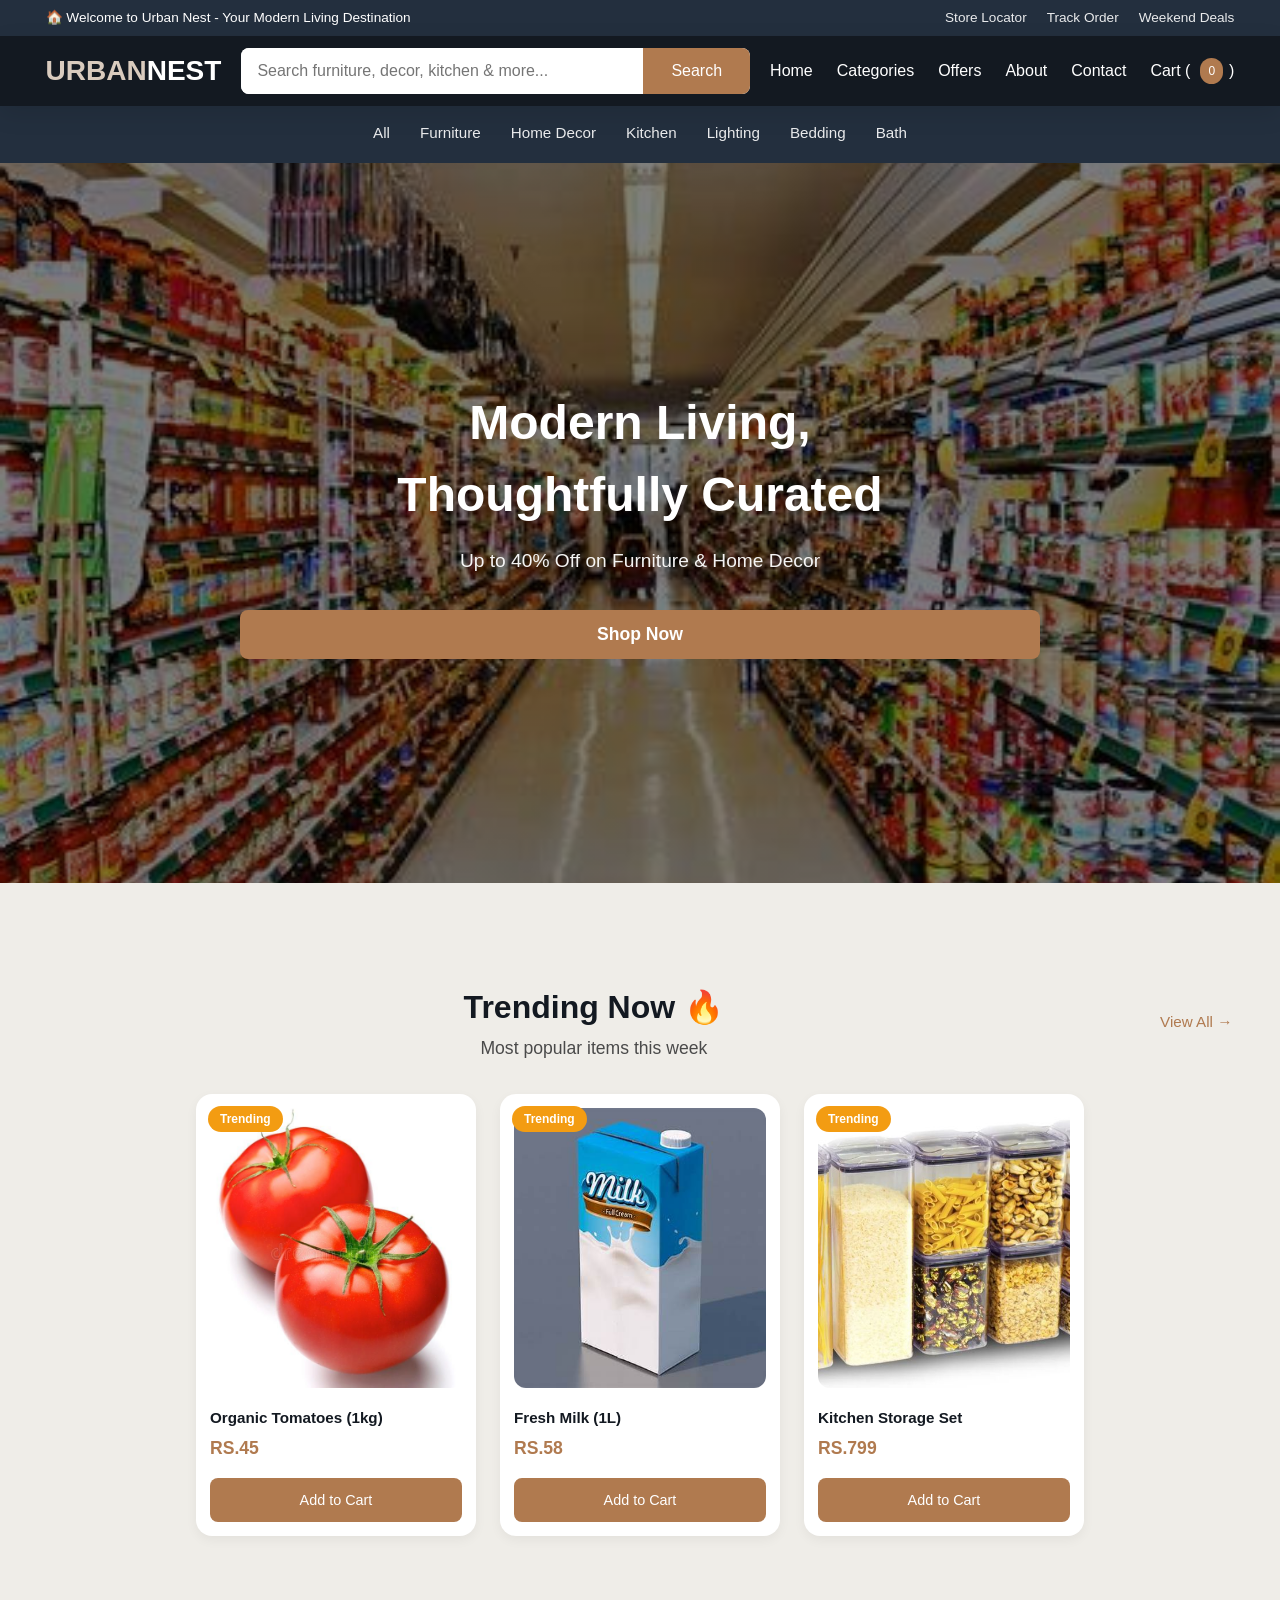
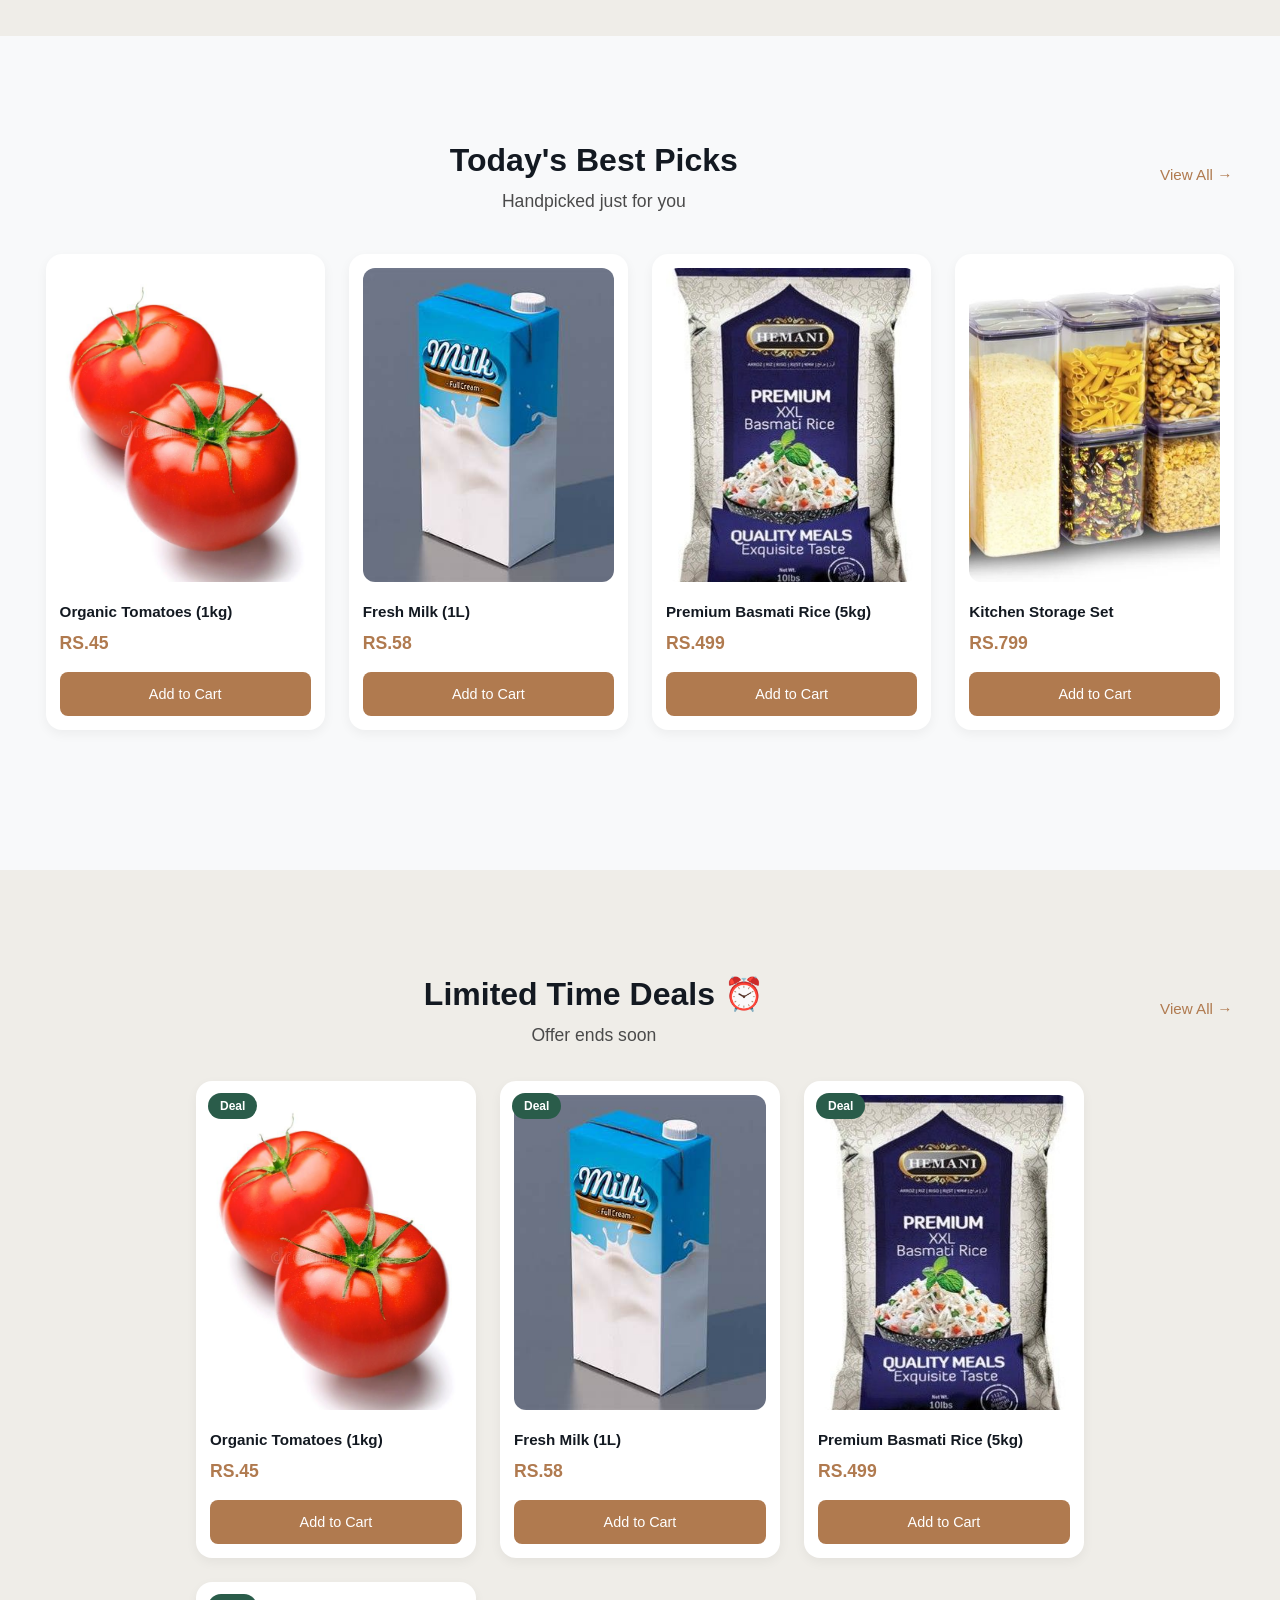
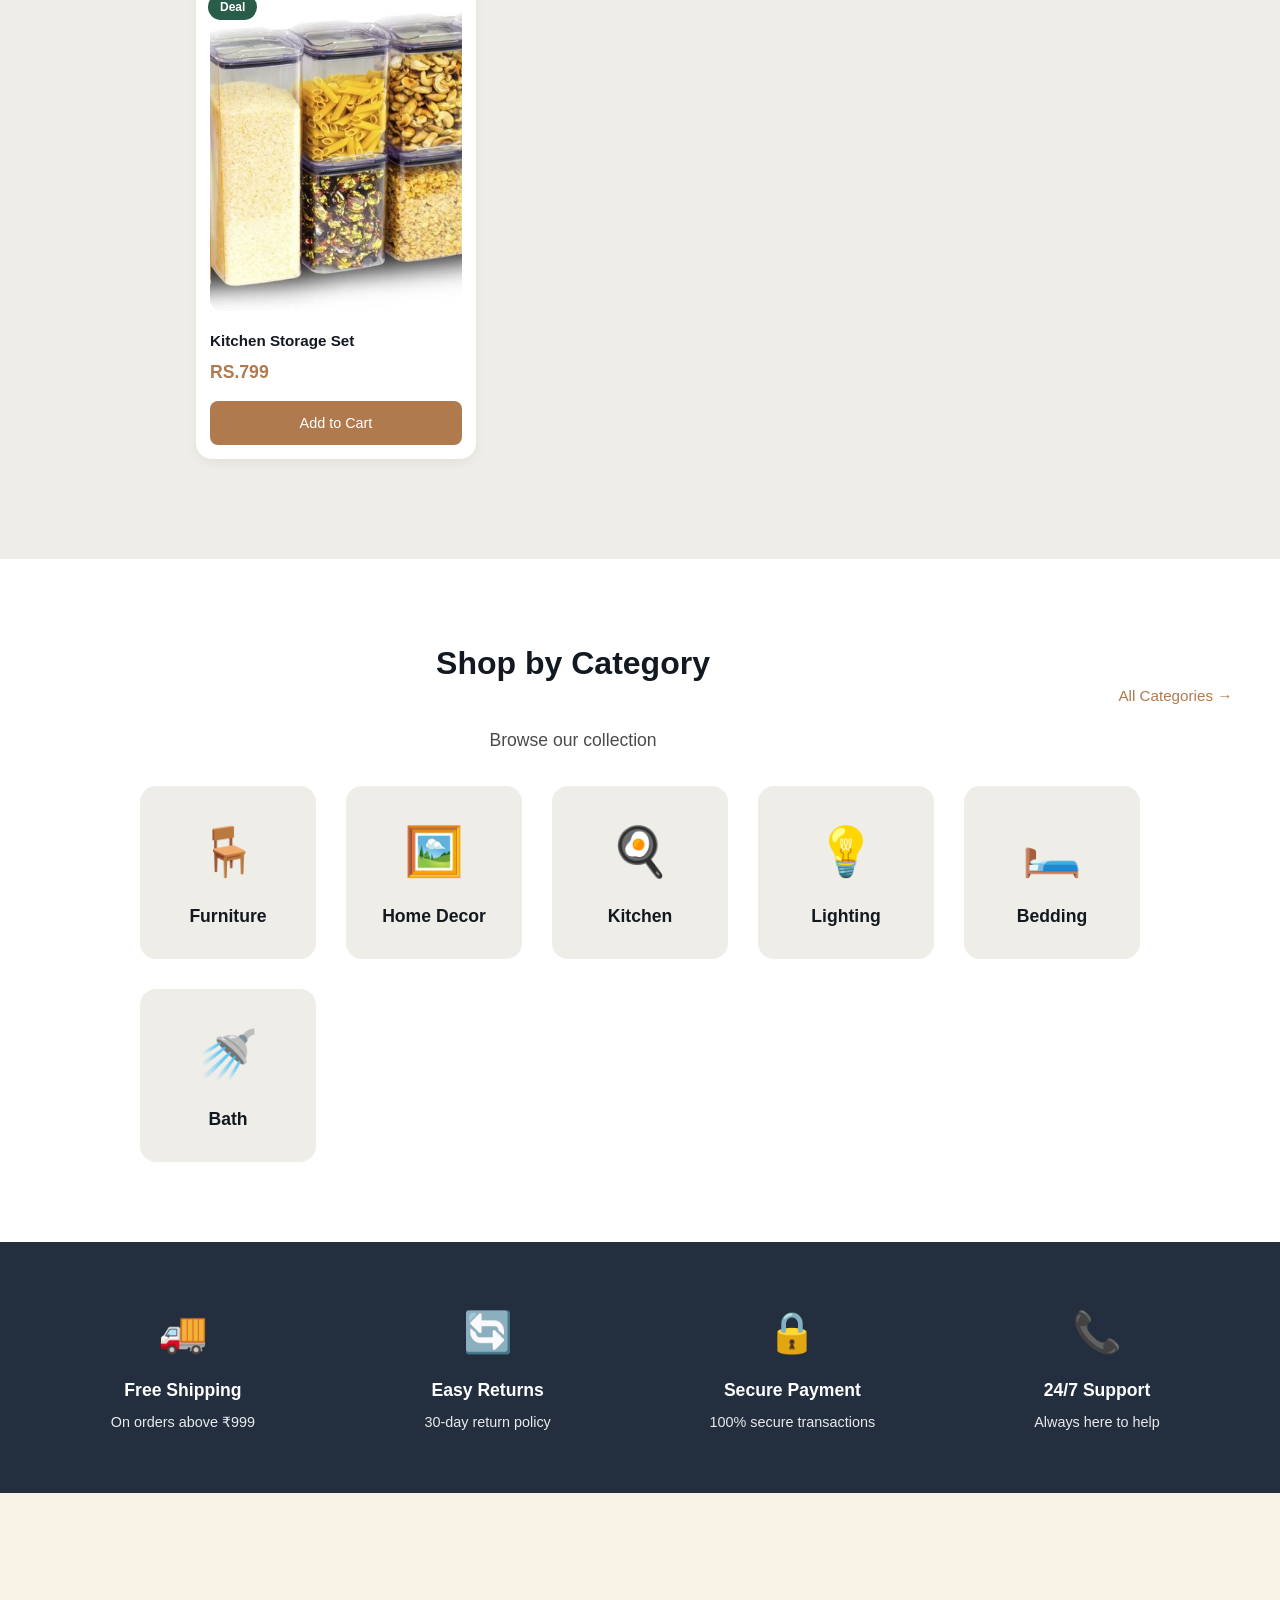
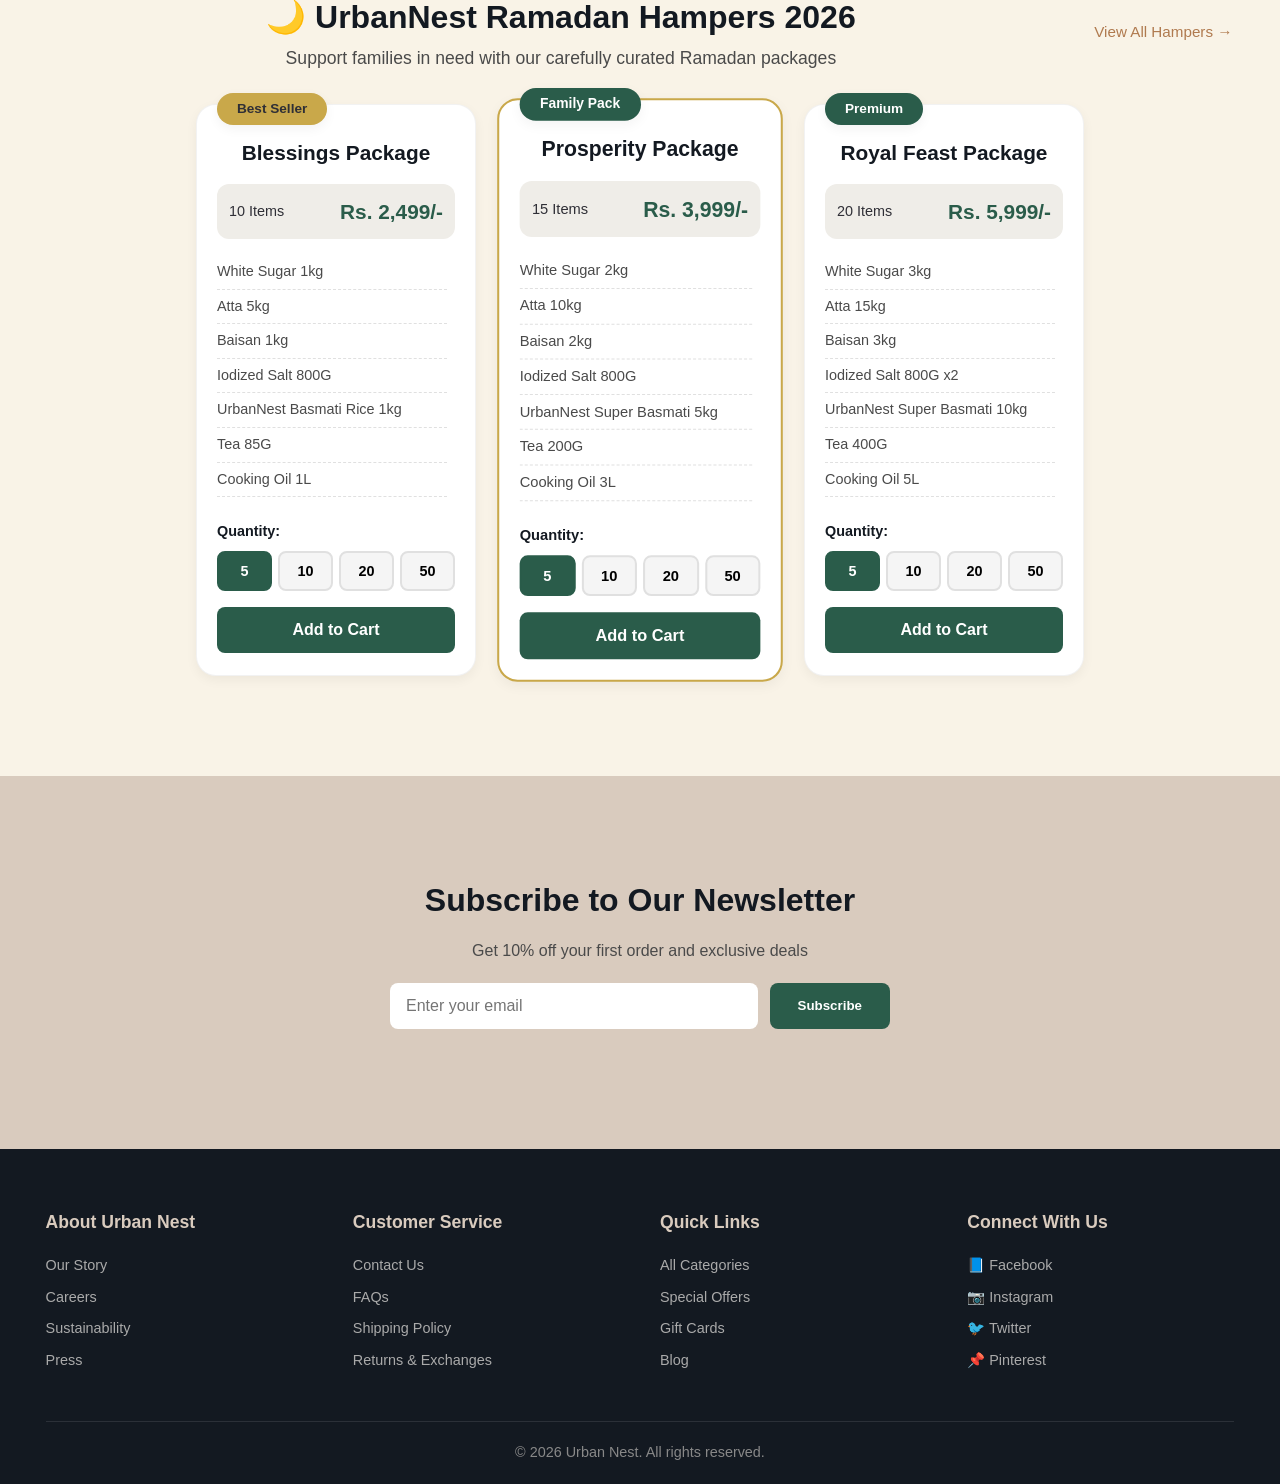
<file: index.html>
<!DOCTYPE html>
<html lang="en">
<head>
    <meta charset="UTF-8">
    <meta name="viewport" content="width=device-width, initial-scale=1.0">
    <title>Urban Nest - Modern Living Essentials</title>
    <link rel="stylesheet" href="style.css">
    <link href="https://fonts.googleapis.com/css2?family=Inter:wght@300;400;500;600;700&display=swap" rel="stylesheet">
</head>
<body>
    <!-- Top Bar -->
    <div class="topbar">
        <div class="container">
            <div class="topbar-inner">
                <span>🏠 Welcome to Urban Nest - Your Modern Living Destination</span>
                <div class="topbar-links">
                    <a href="#">Store Locator</a>
                    <a href="#">Track Order</a>
                    <a href="#">Weekend Deals</a>
                </div>
            </div>
        </div>
    </div>

    <!-- Navbar -->
    <header class="navbar">
        <div class="container">
            <div class="navbar-inner">
                <div class="logo">URBAN<span>NEST</span></div>
                <button class="nav-toggle">☰</button>
                <div class="search-bar">
                    <input type="text" placeholder="Search furniture, decor, kitchen & more...">
                    <button>Search</button>
                </div>
                <div class="nav-actions">
                    <a href="index.html">Home</a>
                    <a href="categories.html">Categories</a>
                    <a href="offers.html">Offers</a>
                    <a href="about.html">About</a>
                    <a href="contact.html">Contact</a>
                    <a href="cart.html">Cart (<span id="cartCount">0</span>)</a>
                </div>
            </div>
        </div>
    </header>

    <!-- Category Strip -->
    <div class="category-strip">
        <div class="container">
            <div class="categories">
                <a href="#" onclick="filterProductsByCategory('all')">All</a>
                <a href="#" onclick="filterProductsByCategory('furniture')">Furniture</a>
                <a href="#" onclick="filterProductsByCategory('decor')">Home Decor</a>
                <a href="#" onclick="filterProductsByCategory('kitchen')">Kitchen</a>
                <a href="#" onclick="filterProductsByCategory('lighting')">Lighting</a>
                <a href="#" onclick="filterProductsByCategory('bedding')">Bedding</a>
                <a href="#" onclick="filterProductsByCategory('bath')">Bath</a>
            </div>
        </div>
    </div>

    <!-- Hero Section -->
    <section class="hero">
        <div class="container">
            <div class="hero-content">
                <h1>Modern Living,<br>Thoughtfully Curated</h1>
                <p>Up to 40% Off on Furniture & Home Decor</p>
                <button class="btn-primary">Shop Now</button>
            </div>
        </div>
    </section>

    <!-- Trending Products Section -->
    <section class="section">
        <div class="container">
            <div class="section-header-with-link">  
                <div>
                    <h2>Trending Now 🔥</h2>
                    <h3 class="section-subtitle">Most popular items this week</h3>
                </div>
                <a href="categories.html?filter=trending" class="view-all-link">View All →</a> 
            </div>
            <div class="product-grid" id="trendingGrid"></div>
        </div>
    </section>

    <!-- Featured Products -->
    <section class="section light-bg">
        <div class="container">
            <div class="section-header-with-link">  
                <div>
                    <h2>Today's Best Picks</h2>
                    <h3 class="section-subtitle">Handpicked just for you</h3>
                </div>
                <a href="categories.html" class="view-all-link">View All →</a> 
            </div>
            <div class="product-grid" id="productGrid"></div>
        </div>
    </section>

    <!-- Limited Time Deals -->
    <section class="section">
        <div class="container">
            <div class="section-header-with-link">  
                <div>
                    <h2>Limited Time Deals ⏰</h2>
                    <h3 class="section-subtitle">Offer ends soon</h3>
                </div>
                <a href="categories.html?filter=deals" class="view-all-link">View All →</a> 
            </div>
            <div class="product-grid" id="dealsGrid"></div>
        </div>
    </section>

    <!-- Categories Showcase -->
    <section class="categories-showcase">
        <div class="container">
            <div class="section-header-with-link">
                <div>
                    <h2>Shop by Category</h2>
                    <h3 class="section-subtitle">Browse our collection</h3>
                </div>
                <a href="categories.html" class="view-all-link">All Categories →</a>
            </div>
            <div class="category-grid">
                <div class="category-card" onclick="filterProductsByCategory('furniture')">
                    <div class="category-icon">🪑</div>
                    <h3>Furniture</h3>
                </div>
                <div class="category-card" onclick="filterProductsByCategory('decor')">
                    <div class="category-icon">🖼️</div>
                    <h3>Home Decor</h3>
                </div>
                <div class="category-card" onclick="filterProductsByCategory('kitchen')">
                    <div class="category-icon">🍳</div>
                    <h3>Kitchen</h3>
                </div>
                <div class="category-card" onclick="filterProductsByCategory('lighting')">
                    <div class="category-icon">💡</div>
                    <h3>Lighting</h3>
                </div>
                <div class="category-card" onclick="filterProductsByCategory('bedding')">
                    <div class="category-icon">🛏️</div>
                    <h3>Bedding</h3>
                </div>
                <div class="category-card" onclick="filterProductsByCategory('bath')">
                    <div class="category-icon">🚿</div>
                    <h3>Bath</h3>
                </div>
            </div>
        </div>
    </section>

    <!-- Features -->
    <section class="features">
        <div class="container">
            <div class="features-grid">
                <div class="feature">
                    <div class="feature-icon">🚚</div>
                    <h4>Free Shipping</h4>
                    <p>On orders above ₹999</p>
                </div>
                <div class="feature">
                    <div class="feature-icon">🔄</div>
                    <h4>Easy Returns</h4>
                    <p>30-day return policy</p>
                </div>
                <div class="feature">
                    <div class="feature-icon">🔒</div>
                    <h4>Secure Payment</h4>
                    <p>100% secure transactions</p>
                </div>
                <div class="feature">
                    <div class="feature-icon">📞</div>
                    <h4>24/7 Support</h4>
                    <p>Always here to help</p>
                </div>
            </div>
        </div>
    </section>

    <!-- Ramadan Hampers Section -->
    <section class="ramadan-hampers-section">
        <div class="container">
            <div class="section-header-with-link">
                <div>
                    <h2>🌙 UrbanNest Ramadan Hampers 2026</h2>
                    <h3 class="section-subtitle">Support families in need with our carefully curated Ramadan packages</h3>
                </div>
                <a href="hampers.html" class="view-all-link">View All Hampers →</a>
            </div>

            <div class="hampers-grid">
                <!-- Package 1 - Blessings -->
                <div class="hamper-card">
                    <div class="hamper-badge">Best Seller</div>
                    <h3>Blessings Package</h3>
                    <div class="hamper-items-info">
                        <span class="items-count">10 Items</span>
                        <span class="hamper-price">Rs. 2,499/-</span>
                    </div>
                    <div class="hamper-items-list">
                        <ul>
                            <li>White Sugar 1kg</li>
                            <li>Atta 5kg</li>
                            <li>Baisan 1kg</li>
                            <li>Iodized Salt 800G</li>
                            <li>UrbanNest Basmati Rice 1kg</li>
                            <li>Tea 85G</li>
                            <li>Cooking Oil 1L</li>
                            <li>Dates 500g</li>
                            <li>Lentils 1kg</li>
                            <li>Milk Powder 400g</li>
                        </ul>
                    </div>
                    <div class="quantity-selector">
                        <label>Quantity:</label>
                        <div class="quantity-buttons">
                            <button class="qty-option active" data-qty="5">5</button>
                            <button class="qty-option" data-qty="10">10</button>
                            <button class="qty-option" data-qty="20">20</button>
                            <button class="qty-option" data-qty="50">50</button>
                        </div>
                    </div>
                    <button class="add-hamper-btn" data-package="1" data-price="2499">Add to Cart</button>
                </div>

                <!-- Package 2 - Prosperity (Featured) -->
                <div class="hamper-card featured">
                    <div class="hamper-badge premium">Family Pack</div>
                    <h3>Prosperity Package</h3>
                    <div class="hamper-items-info">
                        <span class="items-count">15 Items</span>
                        <span class="hamper-price">Rs. 3,999/-</span>
                    </div>
                    <div class="hamper-items-list">
                        <ul>
                            <li>White Sugar 2kg</li>
                            <li>Atta 10kg</li>
                            <li>Baisan 2kg</li>
                            <li>Iodized Salt 800G</li>
                            <li>UrbanNest Super Basmati 5kg</li>
                            <li>Tea 200G</li>
                            <li>Cooking Oil 3L</li>
                            <li>Dates 1kg</li>
                            <li>Lentils Mix 2kg</li>
                            <li>Milk Powder 800g</li>
                            <li>UrbanNest Chicken Bites 780g</li>
                            <li>UrbanNest Bleach 500ml</li>
                            <li>UrbanNest Tissues 150 pcs</li>
                            <li>UrbanNest Chicken Seekh Kebab 50g</li>
                        </ul>
                    </div>
                    <div class="quantity-selector">
                        <label>Quantity:</label>
                        <div class="quantity-buttons">
                            <button class="qty-option active" data-qty="5">5</button>
                            <button class="qty-option" data-qty="10">10</button>
                            <button class="qty-option" data-qty="20">20</button>
                            <button class="qty-option" data-qty="50">50</button>
                        </div>
                    </div>
                    <button class="add-hamper-btn" data-package="2" data-price="3999">Add to Cart</button>
                </div>

                <!-- Package 3 - Royal Feast -->
                <div class="hamper-card">
                    <div class="hamper-badge premium">Premium</div>
                    <h3>Royal Feast Package</h3>
                    <div class="hamper-items-info">
                        <span class="items-count">20 Items</span>
                        <span class="hamper-price">Rs. 5,999/-</span>
                    </div>
                    <div class="hamper-items-list">
                        <ul>
                            <li>White Sugar 3kg</li>
                            <li>Atta 15kg</li>
                            <li>Baisan 3kg</li>
                            <li>Iodized Salt 800G x2</li>
                            <li>UrbanNest Super Basmati 10kg</li>
                            <li>Tea 400G</li>
                            <li>Cooking Oil 5L</li>
                            <li>Premium Dates 1.5kg</li>
                            <li>Lentils Premium Mix 3kg</li>
                            <li>Milk Powder 1.2kg</li>
                            <li>UrbanNest Chicken Bites 780g x2</li>
                            <li>UrbanNest Bleach 500ml x2</li>
                            <li>UrbanNest Tissues 150 pcs x2</li>
                            <li>UrbanNest Chicken Seekh Kebab 100g</li>
                            <li>UrbanNest Basmati Rice 1kg</li>
                            <li>Vegetable Ghee 2kg</li>
                            <li>Vermicelli 500g</li>
                            <li>Chickpeas 1kg</li>
                            <li>Beans 500g</li>
                            <li>Tomato Paste 400g</li>
                        </ul>
                    </div>
                    <div class="quantity-selector">
                        <label>Quantity:</label>
                        <div class="quantity-buttons">
                            <button class="qty-option active" data-qty="5">5</button>
                            <button class="qty-option" data-qty="10">10</button>
                            <button class="qty-option" data-qty="20">20</button>
                            <button class="qty-option" data-qty="50">50</button>
                        </div>
                    </div>
                    <button class="add-hamper-btn" data-package="3" data-price="5999">Add to Cart</button>
                </div>
            </div>
        </div>
    </section>

    <!-- Newsletter-->
    <section class="newsletter">
        <div class="container">
            <div class="newsletter-content">
                <h2>Subscribe to Our Newsletter</h2>
                <p>Get 10% off your first order and exclusive deals</p>
                <form class="newsletter-form">
                    <input type="email" placeholder="Enter your email" required>
                    <button type="submit">Subscribe</button>
                </form>
            </div>
        </div>
    </section>

    <!-- Footer -->
    <footer class="footer">
        <div class="container">
            <div class="footer-grid">
                <div class="footer-col">
                    <h4>About Urban Nest</h4>
                    <a href="about.html">Our Story</a>
                    <a href="#">Careers</a>
                    <a href="#">Sustainability</a>
                    <a href="#">Press</a>
                </div>
                <div class="footer-col">
                    <h4>Customer Service</h4>
                    <a href="contact.html">Contact Us</a>
                    <a href="#">FAQs</a>
                    <a href="#">Shipping Policy</a>
                    <a href="#">Returns & Exchanges</a>
                </div>
                <div class="footer-col">
                    <h4>Quick Links</h4>
                    <a href="categories.html">All Categories</a>
                    <a href="offers.html">Special Offers</a>
                    <a href="#">Gift Cards</a>
                    <a href="#">Blog</a>
                </div>
                <div class="footer-col">
                    <h4>Connect With Us</h4>
                    <div class="social-links">
                        <a href="#">📘 Facebook</a>
                        <a href="#">📷 Instagram</a>
                        <a href="#">🐦 Twitter</a>
                        <a href="#">📌 Pinterest</a>
                    </div>
                </div>
            </div>
            <div class="footer-bottom">
                <p>&copy; 2026 Urban Nest. All rights reserved.</p>
            </div>
        </div>
    </footer>

    <script src="js/products.js"></script>
    <script src="js/app.js"></script>
</body>
</html>
</file>
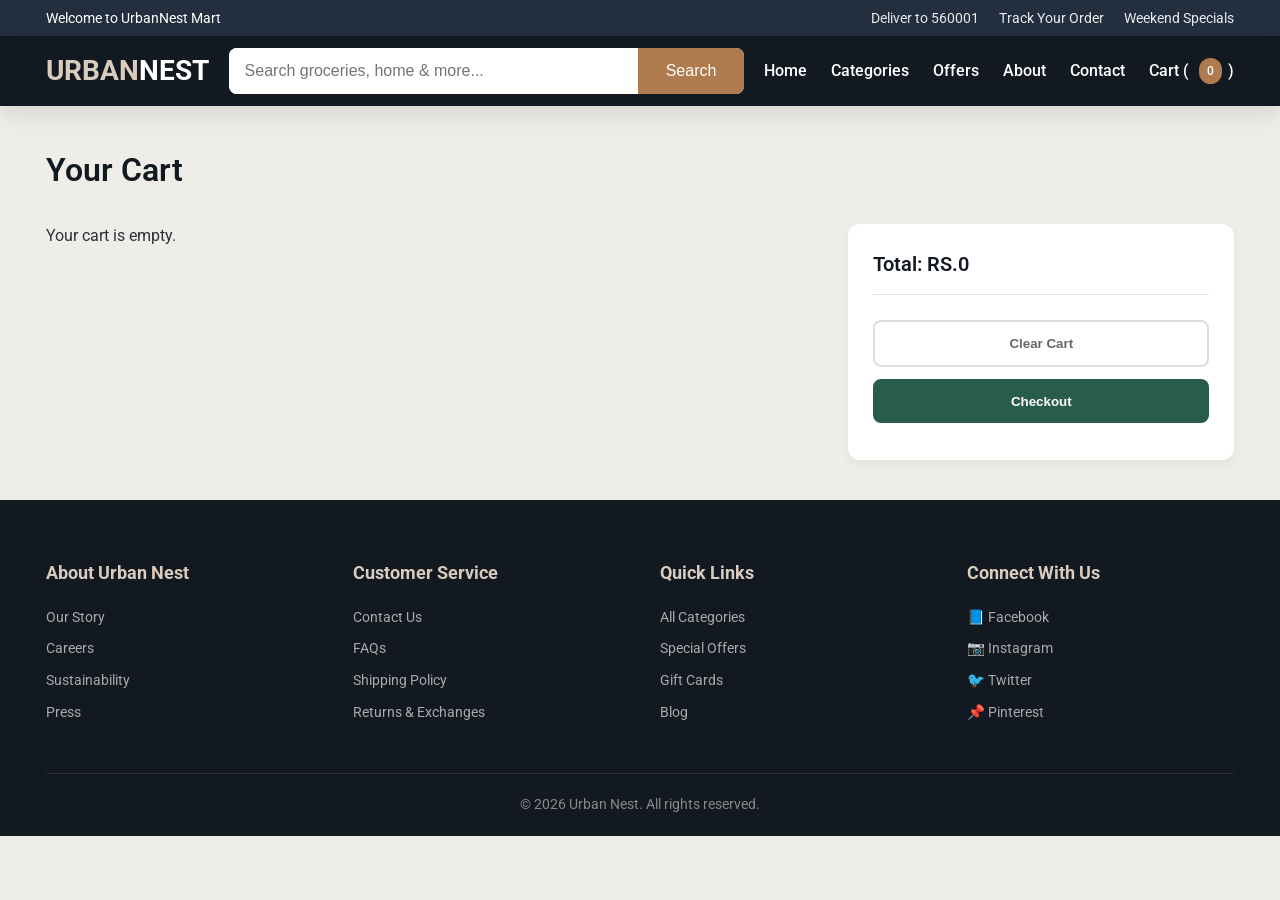
<file: cart.html>
<!doctype html>
<html lang="en">
  <head>
    <meta charset="UTF-8" />
    <meta name="viewport" content="width=device-width, initial-scale=1.0" />
    <title>UrbanNest Mart - Cart</title>
    <link rel="stylesheet" href="style.css" />
    <link href="https://fonts.googleapis.com/css2?family=Roboto:wght@400;500;700&display=swap" rel="stylesheet" />
  </head>
  <body>
    <!-- TOPBAR -->
    <div class="topbar">
      <div class="container">
        <div class="topbar-inner">
          <span>Welcome to UrbanNest Mart</span>
          <div class="topbar-links">
            <a href="#">Deliver to 560001</a>
            <a href="#">Track Your Order</a>
            <a href="#">Weekend Specials</a>
          </div>
        </div>
      </div>
    </div>

    <!-- NAVBAR -->
    <header class="navbar">
      <div class="container">
        <div class="navbar-inner">
          <div class="logo">URBAN<span>NEST</span></div>
          <button class="nav-toggle">☰</button>
          <div class="search-bar">
            <input type="text" placeholder="Search groceries, home & more..." />
            <button>Search</button>
          </div>
          <div class="nav-actions">
            <a href="index.html">Home</a>
            <a href="categories.html">Categories</a>
            <a href="offers.html">Offers</a>
            <a href="about.html">About</a>
            <a href="contact.html">Contact</a>
            <a href="cart.html">Cart (<span id="cartCount">0</span>)</a>
          </div>
        </div>
      </div>
    </header>

    <!-- CART SECTION -->
    <section class="cart-section">
      <div class="container">
        <h2>Your Cart</h2>
        <div class="cart-layout">
          <div id="cartItems" class="cart-items-container"></div>
          <div class="cart-summary">
            <h3>Total: RS.<span id="cartTotal">0</span></h3>
            <button id="clearCartBtn" class="clear-cart-btn">Clear Cart</button>
            <button id="checkoutBtn" class="checkout-btn">Checkout</button>
          </div>
        </div>
      </div>
    </section>

    <!-- FOOTER -->
    <footer class="footer">
      <div class="container">
        <div class="footer-grid">
          <div class="footer-col">
            <h4>About Urban Nest</h4>
            <a href="about.html">Our Story</a>
            <a href="#">Careers</a>
            <a href="#">Sustainability</a>
            <a href="#">Press</a>
          </div>
          <div class="footer-col">
            <h4>Customer Service</h4>
            <a href="contact.html">Contact Us</a>
            <a href="#">FAQs</a>
            <a href="#">Shipping Policy</a>
            <a href="#">Returns & Exchanges</a>
          </div>
          <div class="footer-col">
            <h4>Quick Links</h4>
            <a href="categories.html">All Categories</a>
            <a href="offers.html">Special Offers</a>
            <a href="#">Gift Cards</a>
            <a href="#">Blog</a>
          </div>
          <div class="footer-col">
            <h4>Connect With Us</h4>
            <div class="social-links">
              <a href="#">📘 Facebook</a>
              <a href="#">📷 Instagram</a>
              <a href="#">🐦 Twitter</a>
              <a href="#">📌 Pinterest</a>
            </div>
          </div>
        </div>
        <div class="footer-bottom">
          <p>&copy; 2026 Urban Nest. All rights reserved.</p>
        </div>
      </div>
    </footer>

    <script src="js/cart.js"></script>
  </body>
</html>
</file>
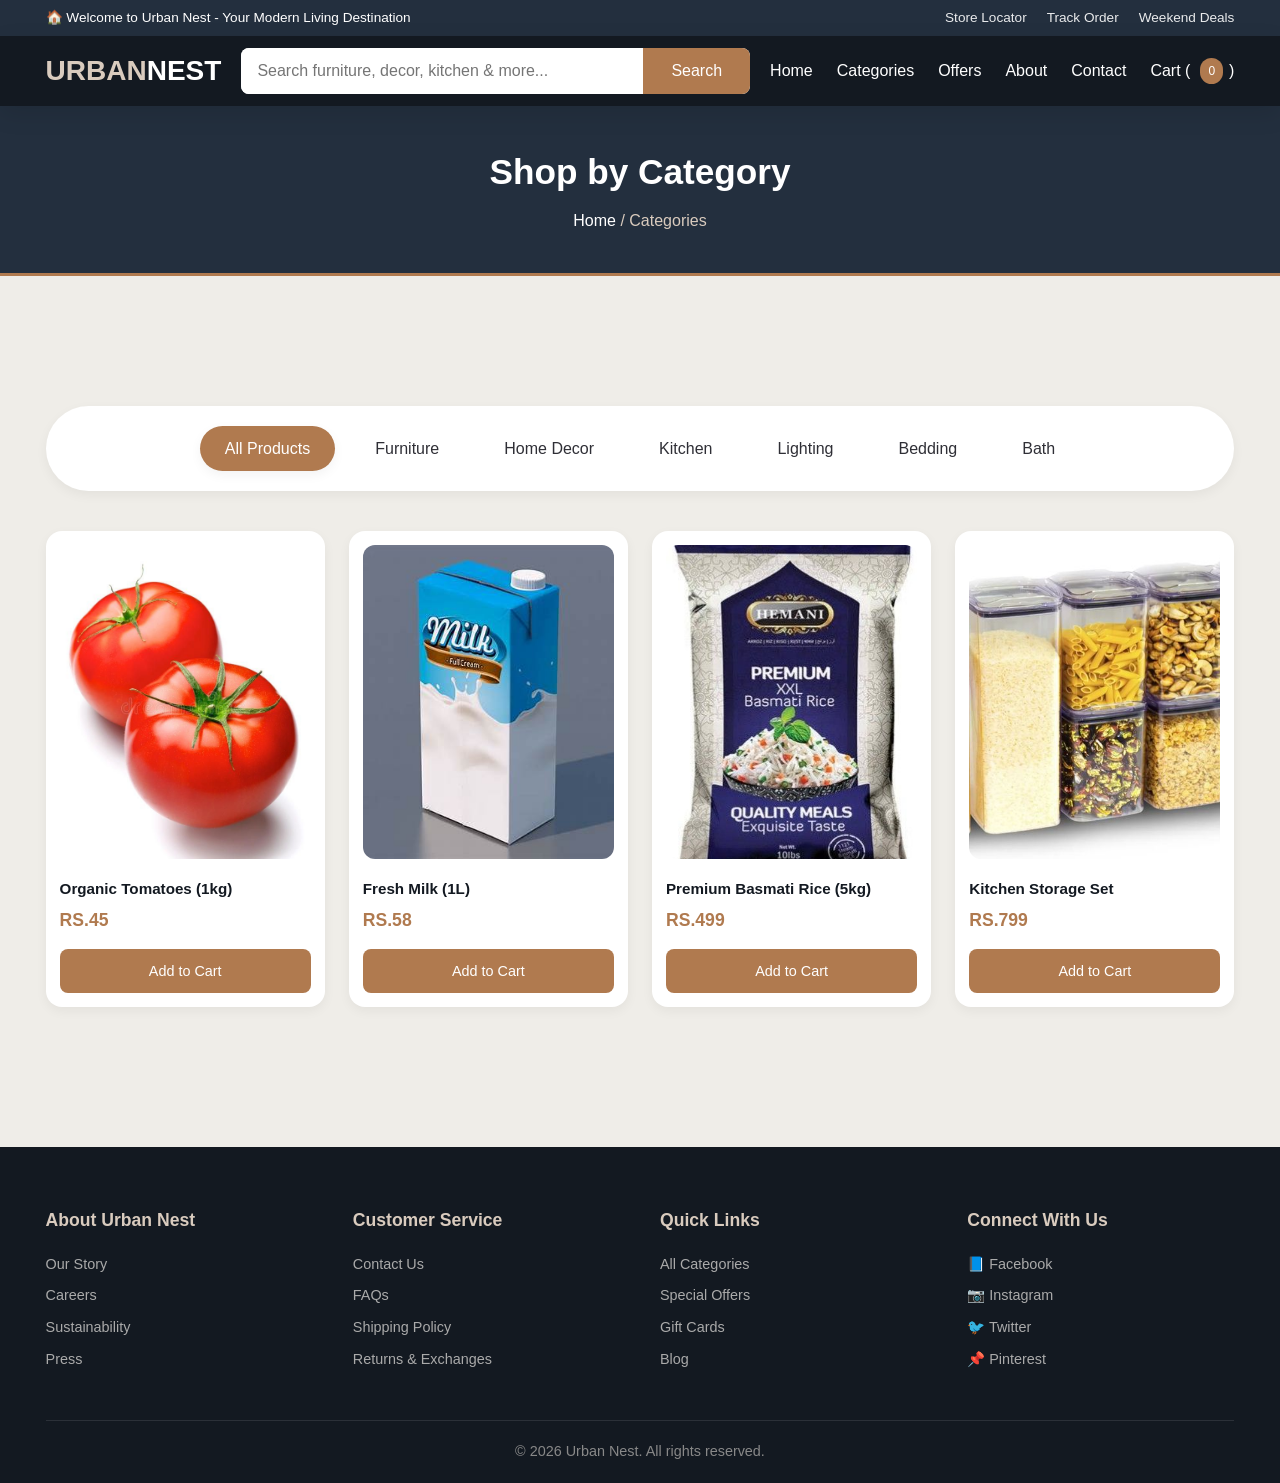
<file: categories.html>
<!DOCTYPE html>
<html lang="en">
<head>
    <meta charset="UTF-8">
    <meta name="viewport" content="width=device-width, initial-scale=1.0">
    <title>Categories - Urban Nest</title>
    <link rel="stylesheet" href="style.css">
    <link href="https://fonts.googleapis.com/css2?family=Inter:wght@300;400;500;600;700&display=swap" rel="stylesheet">
</head>
<body>
    <!-- Top Bar -->
    <div class="topbar">
        <div class="container">
            <div class="topbar-inner">
                <span>🏠 Welcome to Urban Nest - Your Modern Living Destination</span>
                <div class="topbar-links">
                    <a href="#">Store Locator</a>
                    <a href="#">Track Order</a>
                    <a href="#">Weekend Deals</a>
                </div>
            </div>
        </div>
    </div>

    <!-- Navbar -->
    <header class="navbar">
        <div class="container">
            <div class="navbar-inner">
                <div class="logo">URBAN<span>NEST</span></div>
                <button class="nav-toggle">☰</button>
                <div class="search-bar">
                    <input type="text" placeholder="Search furniture, decor, kitchen & more...">
                    <button>Search</button>
                </div>
                <div class="nav-actions">
                    <a href="index.html">Home</a>
                    <a href="categories.html">Categories</a>
                    <a href="offers.html">Offers</a>
                    <a href="about.html">About</a>
                    <a href="contact.html">Contact</a>
                    <a href="cart.html">Cart (<span id="cartCount">0</span>)</a>
                </div>
            </div>
        </div>
    </header>

    <!-- Page Header -->
    <div class="page-header">
        <div class="container">
            <h1>Shop by Category</h1>
            <div class="breadcrumbs">
                <a href="index.html">Home</a> / <span>Categories</span>
            </div>
        </div>
    </div>

    <!-- Filter Bar -->
    <section class="section">
        <div class="container">
            <div class="filter-bar">
                <button class="filter-btn active" onclick="filterProductsByCategory('all')">All Products</button>
                <button class="filter-btn" onclick="filterProductsByCategory('furniture')">Furniture</button>
                <button class="filter-btn" onclick="filterProductsByCategory('decor')">Home Decor</button>
                <button class="filter-btn" onclick="filterProductsByCategory('kitchen')">Kitchen</button>
                <button class="filter-btn" onclick="filterProductsByCategory('lighting')">Lighting</button>
                <button class="filter-btn" onclick="filterProductsByCategory('bedding')">Bedding</button>
                <button class="filter-btn" onclick="filterProductsByCategory('bath')">Bath</button>
            </div>
            
            <div class="product-grid" id="productGrid"></div>
        </div>
    </section>

    <!-- Footer -->
    <footer class="footer">
        <div class="container">
            <div class="footer-grid">
                <div class="footer-col">
                    <h4>About Urban Nest</h4>
                    <a href="about.html">Our Story</a>
                    <a href="#">Careers</a>
                    <a href="#">Sustainability</a>
                    <a href="#">Press</a>
                </div>
                <div class="footer-col">
                    <h4>Customer Service</h4>
                    <a href="contact.html">Contact Us</a>
                    <a href="#">FAQs</a>
                    <a href="#">Shipping Policy</a>
                    <a href="#">Returns & Exchanges</a>
                </div>
                <div class="footer-col">
                    <h4>Quick Links</h4>
                    <a href="categories.html">All Categories</a>
                    <a href="offers.html">Special Offers</a>
                    <a href="#">Gift Cards</a>
                    <a href="#">Blog</a>
                </div>
                <div class="footer-col">
                    <h4>Connect With Us</h4>
                    <div class="social-links">
                        <a href="#">📘 Facebook</a>
                        <a href="#">📷 Instagram</a>
                        <a href="#">🐦 Twitter</a>
                        <a href="#">📌 Pinterest</a>
                    </div>
                </div>
            </div>
            <div class="footer-bottom">
                <p>&copy; 2026 Urban Nest. All rights reserved.</p>
            </div>
        </div>
    </footer>

    <script src="js/products.js"></script>
    <script src="js/app.js"></script>
</body>
</html>
</file>
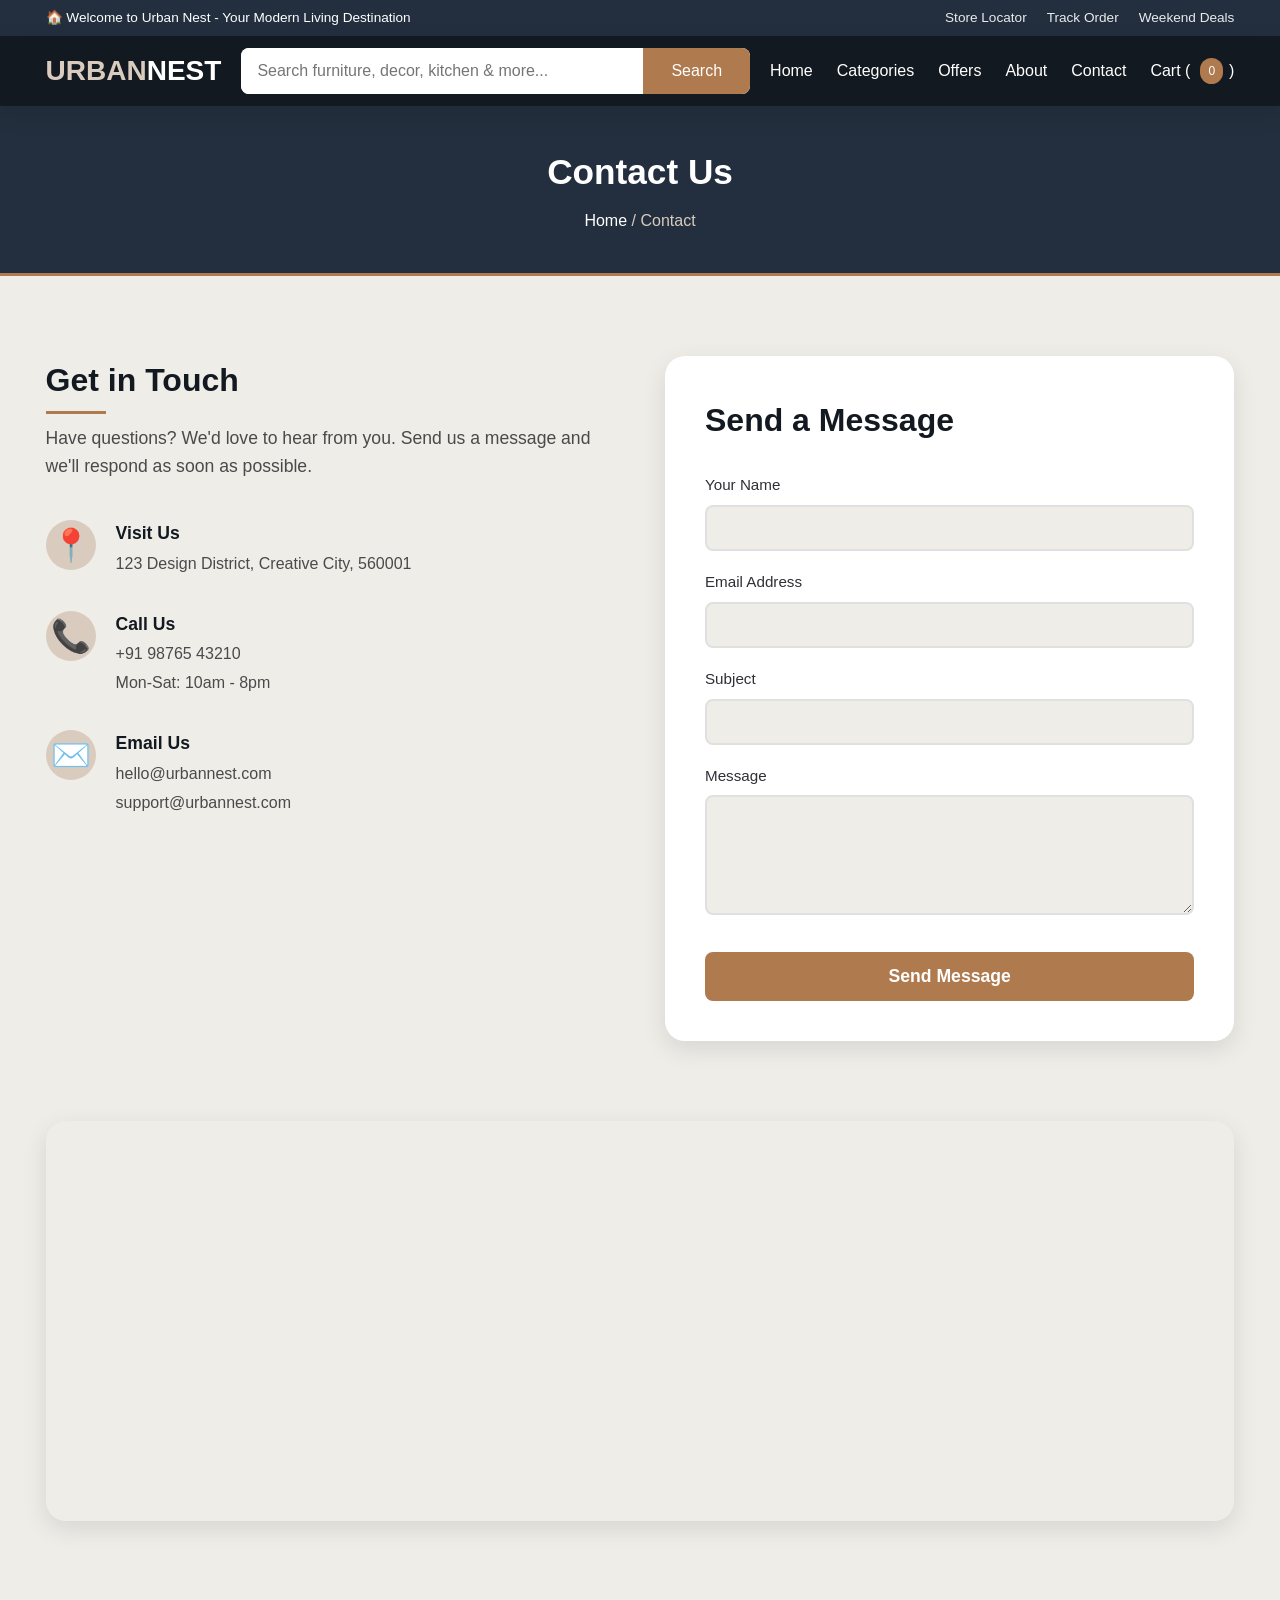
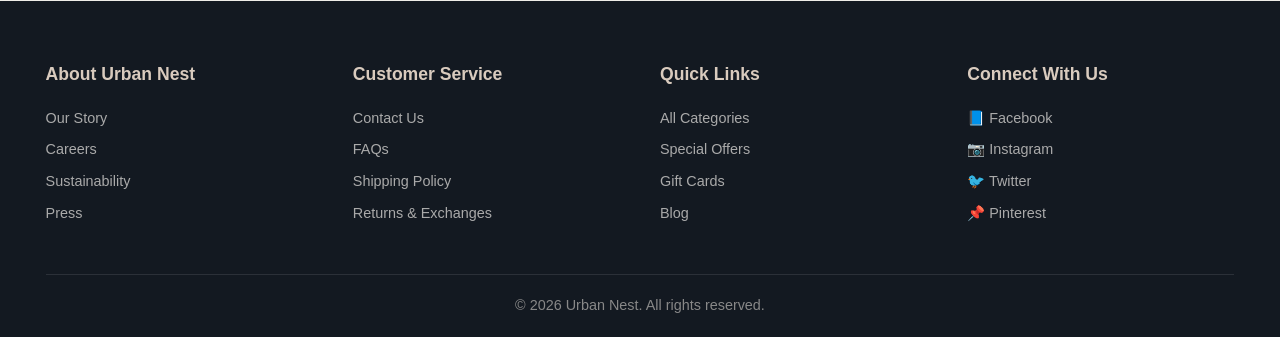
<file: contact.html>
<!DOCTYPE html>
<html lang="en">
<head>
    <meta charset="UTF-8">
    <meta name="viewport" content="width=device-width, initial-scale=1.0">
    <title>Contact Us - Urban Nest</title>
    <link rel="stylesheet" href="style.css">
    <link href="https://fonts.googleapis.com/css2?family=Inter:wght@300;400;500;600;700&display=swap" rel="stylesheet">
</head>
<body>
    <!-- Top Bar -->
    <div class="topbar">
        <div class="container">
            <div class="topbar-inner">
                <span>🏠 Welcome to Urban Nest - Your Modern Living Destination</span>
                <div class="topbar-links">
                    <a href="#">Store Locator</a>
                    <a href="#">Track Order</a>
                    <a href="#">Weekend Deals</a>
                </div>
            </div>
        </div>
    </div>

    <!-- Navbar -->
    <header class="navbar">
        <div class="container">
            <div class="navbar-inner">
                <div class="logo">URBAN<span>NEST</span></div>
                <button class="nav-toggle">☰</button>
                <div class="search-bar">
                    <input type="text" placeholder="Search furniture, decor, kitchen & more...">
                    <button>Search</button>
                </div>
                <div class="nav-actions">
                    <a href="index.html">Home</a>
                    <a href="categories.html">Categories</a>
                    <a href="offers.html">Offers</a>
                    <a href="about.html">About</a>
                    <a href="contact.html">Contact</a>
                    <a href="cart.html">Cart (<span id="cartCount">0</span>)</a>
                </div>
            </div>
        </div>
    </header>

    <!-- Page Header -->
    <div class="page-header">
        <div class="container">
            <h1>Contact Us</h1>
            <div class="breadcrumbs">
                <a href="index.html">Home</a> / <span>Contact</span>
            </div>
        </div>
    </div>

    <!-- Contact Section -->
    <section class="contact-section">
        <div class="container">
            <div class="contact-grid">
                <div class="contact-info">
                    <h2>Get in Touch</h2>
                    <p>Have questions? We'd love to hear from you. Send us a message and we'll respond as soon as possible.</p>
                    
                    <div class="info-item">
                        <div class="info-icon">📍</div>
                        <div>
                            <h4>Visit Us</h4>
                            <p>123 Design District, Creative City, 560001</p>
                        </div>
                    </div>
                    
                    <div class="info-item">
                        <div class="info-icon">📞</div>
                        <div>
                            <h4>Call Us</h4>
                            <p>+91 98765 43210</p>
                            <p>Mon-Sat: 10am - 8pm</p>
                        </div>
                    </div>
                    
                    <div class="info-item">
                        <div class="info-icon">✉️</div>
                        <div>
                            <h4>Email Us</h4>
                            <p>hello@urbannest.com</p>
                            <p>support@urbannest.com</p>
                        </div>
                    </div>
                </div>
                
                <div class="contact-form">
                    <h2>Send a Message</h2>
                    <form id="contactForm">
                        <div class="form-group">
                            <label for="name">Your Name</label>
                            <input type="text" id="name" required>
                        </div>
                        
                        <div class="form-group">
                            <label for="email">Email Address</label>
                            <input type="email" id="email" required>
                        </div>
                        
                        <div class="form-group">
                            <label for="subject">Subject</label>
                            <input type="text" id="subject" required>
                        </div>
                        
                        <div class="form-group">
                            <label for="message">Message</label>
                            <textarea id="message" rows="5" required></textarea>
                        </div>
                        
                        <button type="submit" class="btn-primary">Send Message</button>
                    </form>
                </div>
            </div>
        </div>
    </section>

    <!-- Map -->
    <section class="map-section">
        <div class="container">
            <div class="map-placeholder">
                <iframe src="https://www.google.com/maps/embed?pb=!1m18!1m12!1m3!1d3888.123456789!2d77.6!3d12.9!2m3!1f0!2f0!3f0!3m2!1i1024!2i768!4f13.1!3m3!1m2!1s0x0%3A0x0!2zMTLCsDU0JzAwLjAiTiA3N8KwMzYnMDAuMCJF!5e0!3m2!1sen!2sin!4v1234567890" width="100%" height="400" style="border:0;" allowfullscreen="" loading="lazy"></iframe>
            </div>
        </div>
    </section>

    <!-- Footer -->
    <footer class="footer">
        <div class="container">
            <div class="footer-grid">
                <div class="footer-col">
                    <h4>About Urban Nest</h4>
                    <a href="about.html">Our Story</a>
                    <a href="#">Careers</a>
                    <a href="#">Sustainability</a>
                    <a href="#">Press</a>
                </div>
                <div class="footer-col">
                    <h4>Customer Service</h4>
                    <a href="contact.html">Contact Us</a>
                    <a href="#">FAQs</a>
                    <a href="#">Shipping Policy</a>
                    <a href="#">Returns & Exchanges</a>
                </div>
                <div class="footer-col">
                    <h4>Quick Links</h4>
                    <a href="categories.html">All Categories</a>
                    <a href="offers.html">Special Offers</a>
                    <a href="#">Gift Cards</a>
                    <a href="#">Blog</a>
                </div>
                <div class="footer-col">
                    <h4>Connect With Us</h4>
                    <div class="social-links">
                        <a href="#">📘 Facebook</a>
                        <a href="#">📷 Instagram</a>
                        <a href="#">🐦 Twitter</a>
                        <a href="#">📌 Pinterest</a>
                    </div>
                </div>
            </div>
            <div class="footer-bottom">
                <p>&copy; 2026 Urban Nest. All rights reserved.</p>
            </div>
        </div>
    </footer>

    <script src="js/products.js"></script>
    <script src="js/app.js"></script>
</body>
</html>
</file>
<file: style.css>
:root {
  --primary-dark: #131921;
  --primary-medium: #232f3e;
  --primary-soft: #6c8fa3;
  --primary-soft-dark: #4f6e7d;
  --accent: #b07a4f;
  --accent-light: #d9cbbe;
  --bg-light: #efede8;
  --bg-white: #ffffff;
  --text-dark: #2f2f36;
  --text-medium: #4a4a4a;
  --text-light: #666666;
  --ramadan-gold: #c9a84a;
  --ramadan-green: #2a5c4a;
  --ramadan-bg: #f9f3e7;
  --border-light: #e0e0e0;
  --shadow-sm: 0 4px 12px rgba(0, 0, 0, 0.05);
  --shadow-md: 0 8px 24px rgba(0, 0, 0, 0.1);
  --shadow-lg: 0 16px 32px rgba(0, 0, 0, 0.15);
  --transition: all 0.3s ease;
}

* {
  box-sizing: border-box;
  margin: 0;
  padding: 0;
}

html,
body {
  overflow-x: hidden;
  scroll-behavior: smooth;
}

body {
  font-family: "Roboto", sans-serif;
  background: var(--bg-light);
  font-size: 16px;
  line-height: 1.5;
  color: var(--text-dark);
}

.container {
  width: min(1400px, 96%);
  margin: 0 auto;
  padding: 0 20px;
}

h2 {
  font-size: 2rem;
  font-weight: 600;
  color: var(--primary-dark);
  margin-bottom: 1rem;
}

h3 {
  font-size: 1.25rem;
  font-weight: 600;
  color: var(--primary-dark);
  margin-bottom: 0.75rem;
}

button {
  min-height: 44px;
  cursor: pointer;
  border-radius: 8px;
  border: none;
  font-weight: 500;
  transition: var(--transition);
}

/* ===== TOPBAR ===== */
.topbar {
  background: var(--primary-medium);
  color: white;
  font-size: 0.85rem;
  padding: 8px 0;
}

.topbar-inner {
  display: flex;
  justify-content: space-between;
  align-items: center;
  flex-wrap: wrap;
  gap: 10px;
}

.topbar-links {
  display: flex;
  gap: 20px;
}

.topbar-links a {
  color: white;
  text-decoration: none;
  opacity: 0.9;
  transition: opacity 0.2s;
}

.topbar-links a:hover {
  opacity: 1;
}

/* ===== NAVBAR ===== */
.navbar {
  background: var(--primary-dark);
  color: white;
  padding: 12px 0;
  position: sticky;
  top: 0;
  z-index: 1000;
  box-shadow: var(--shadow-md);
}

.navbar-inner {
  display: flex;
  align-items: center;
  gap: 20px;
}

.logo {
  font-size: 1.75rem;
  font-weight: 700;
  color: var(--accent-light);
  white-space: nowrap;
}

.logo span {
  color: white;
}

.nav-toggle {
  display: none;
  background: none;
  color: white;
  font-size: 1.75rem;
  padding: 0 10px;
  border: none;
}

.search-bar {
  flex: 1;
  display: flex;
  background: var(--bg-white);
  border-radius: 8px;
  overflow: hidden;
  max-width: 600px;
}

.search-bar input {
  flex: 1;
  padding: 14px 16px;
  border: none;
  outline: none;
  font-size: 1rem;
}

.search-bar button {
  background: var(--accent);
  color: white;
  padding: 0 28px;
  border-radius: 0;
  min-height: 100%;
  font-size: 1rem;
  border: none;
  cursor: pointer;
}

.search-bar button:hover {
  background: var(--primary-soft-dark);
}

.nav-actions {
  display: flex;
  align-items: center;
  gap: 24px;
}

.nav-actions a {
  color: white;
  text-decoration: none;
  display: flex;
  align-items: center;
  gap: 6px;
  font-weight: 500;
}

#cartCount {
  background: var(--accent);
  padding: 4px 8px;
  border-radius: 20px;
  font-size: 0.75rem;
  margin-left: 4px;
}

/* ===== CATEGORY STRIP ===== */
.category-strip {
  background: var(--primary-medium);
  padding: 12px 0;
}

.categories {
  display: flex;
  flex-wrap: wrap;
  justify-content: center;
  gap: 24px 30px;
  overflow-x: visible;
  max-width: 800px;
  margin: 0 auto;
}

.categories a {
  color: white;
  text-decoration: none;
  white-space: nowrap;
  padding: 4px 0;
  font-size: 0.95rem;
  opacity: 0.9;
  transition: opacity 0.2s;
  border-bottom: 2px solid transparent;
  cursor: pointer;
}

.categories a:hover {
  opacity: 1;
  border-bottom-color: var(--accent);
}

/* ===== HERO SECTION ===== */
.hero {
  background:
    linear-gradient(rgba(0, 0, 0, 0.5), rgba(0, 0, 0, 0.5)),
    url("assets/images/hero-bg.jpg");
  background-size: cover;
  background-position: center;
  color: white;
  padding: 120px 0;
  text-align: center;
  min-height: 80vh;
  display: flex;
  align-items: center;
}

.hero-content {
  max-width: 800px;
  margin: 0 auto;
}

.hero h1 {
  font-size: clamp(2rem, 5vw, 3rem);
  margin-bottom: 16px;
}

.hero p {
  font-size: 1.2rem;
  margin-bottom: 24px;
  opacity: 0.95;
}

.btn-primary {
  background: var(--accent);
  padding: 14px 32px;
  font-size: 1.1rem;
  font-weight: 600;
  color: white;
  border: none;
  border-radius: 8px;
  cursor: pointer;
  transition: var(--transition);
}

.btn-primary:hover {
  background: var(--primary-soft-dark);
  transform: translateY(-2px);
  box-shadow: var(--shadow-lg);
}

/* ===== SECTION STYLES ===== */
.section {
  padding: 100px 0;
}

.section.light-bg {
  background: #f8f9fa;
}

.section-header {
  text-align: center;
  margin-bottom: 3rem;
}

.section-header p {
  color: var(--text-medium);
  max-width: 700px;
  margin: 0 auto;
  font-size: 1.1rem;
}

/* ===== SECTION HEADER WITH VIEW ALL LINK ===== */
.section-header-with-link {
  display: flex;
  justify-content: space-between;
  align-items: center;
  margin-bottom: 2rem;
  flex-wrap: wrap;
  gap: 1rem;
}

.section-header-with-link > div {
  flex: 1;
  text-align: center;
}

.section-header-with-link h2 {
  margin-bottom: 0.25rem;
}

.section-header-with-link h3.section-subtitle {
  margin-top: 0;
  margin-bottom: 0;
  font-weight: 500;
  color: var(--text-medium);
  font-size: 1.1rem;
}

.section-header-with-link .view-all-link {
  align-self: center;
  white-space: nowrap;
}

.view-all-link {
  color: var(--accent);
  text-decoration: none;
  font-weight: 400;
  transition: var(--transition);
  min-height: 44px;
  display: inline-flex;
  align-items: center;
  font-size: 0.95rem;
  border: 2px solid transparent;
}

.view-all-link:hover {
  background: var(--accent);
  color: white;
  transform: translateX(5px);
  box-shadow: var(--shadow-sm);
}

.view-all-link:active {
  transform: translateX(2px);
}

.view-all-link:hover::after {
  content: " →";
  animation: slideArrow 0.3s ease;
}

@keyframes slideArrow {
  0% { opacity: 0; transform: translateX(-5px); }
  100% { opacity: 1; transform: translateX(0); }
}

/* ===== PRODUCT SECTIONS ===== */
.product-grid,
#trendingGrid,
#productGrid,
#dealsGrid,
.hampers-grid {
  display: grid;
  grid-template-columns: repeat(auto-fit, minmax(260px, 280px));
  gap: 24px;
  justify-content: center;
  max-width: 1400px;
  margin: 0 auto;
}

.product-card,
.hamper-card {
  width: 100%;
  max-width: 280px;
  background: var(--bg-white);
  border-radius: 16px;
  padding: 14px;
  box-shadow: var(--shadow-sm);
  transition: var(--transition);
  position: relative;
}

.product-card:hover,
.hamper-card:hover {
  transform: translateY(-6px);
  box-shadow: var(--shadow-md);
}

.product-card img,
.hamper-card img {
  width: 100%;
  aspect-ratio: 4/5;
  object-fit: cover;
  border-radius: 12px;
  margin-bottom: 12px;
}

#trendingGrid .product-card img {
  aspect-ratio: 3 / 4;
  max-height: 280px;
}

.product-card h3 {
  font-size: 0.95rem;
  margin-bottom: 6px;
}

.price {
  color: var(--accent);
  font-weight: 700;
  font-size: 1.1rem;
  margin: 6px 0;
}

.add-to-cart {
  width: 100%;
  padding: 10px;
  background: var(--accent);
  color: white;
  border-radius: 8px;
  margin-top: 10px;
  font-size: 0.9rem;
  border: none;
  cursor: pointer;
}

.add-to-cart:hover {
  background: var(--primary-soft-dark);
}

.badge {
  position: absolute;
  top: 12px;
  left: 12px;
  padding: 4px 12px;
  border-radius: 20px;
  font-size: 0.75rem;
  font-weight: 600;
  color: white;
}

.trending {
  background: #f39c12;
}

.deal {
  background: var(--ramadan-green);
}

/* ===== CATEGORIES SHOWCASE ===== */
.categories-showcase {
  padding: 80px 0;
  background: var(--bg-white);
}

.categories-showcase h2 {
  text-align: center;
  margin-bottom: 40px;
}

.category-grid {
  display: grid;
  grid-template-columns: repeat(auto-fit, minmax(150px, 1fr));
  gap: 30px;
  max-width: 1000px;
  margin: 0 auto;
}

.category-card {
  background: var(--bg-light);
  padding: 30px 20px;
  border-radius: 16px;
  text-align: center;
  cursor: pointer;
  transition: var(--transition);
}

.category-card:hover {
  transform: translateY(-5px);
  box-shadow: var(--shadow-md);
  background: var(--accent-light);
}

.category-icon {
  font-size: 3rem;
  margin-bottom: 15px;
}

.category-card h3 {
  font-size: 1.1rem;
  margin: 0;
}

/* ===== FEATURES SECTION ===== */
.features {
  padding: 60px 0;
  background: var(--primary-medium);
  color: white;
}

.features-grid {
  display: grid;
  grid-template-columns: repeat(4, 1fr);
  gap: 30px;
}

.feature {
  text-align: center;
}

.feature-icon {
  font-size: 2.5rem;
  margin-bottom: 15px;
}

.feature h4 {
  font-size: 1.1rem;
  margin-bottom: 8px;
  color: white;
}

.feature p {
  font-size: 0.9rem;
  opacity: 0.9;
  margin: 0;
}

/* ===== RAMADAN HAMPERS SECTION ===== */
.ramadan-hampers-section {
  padding: 100px 0;
  background: var(--ramadan-bg);
}

.hamper-card {
  background: var(--bg-white);
  border-radius: 20px;
  padding: 20px;
  box-shadow: var(--shadow-sm);
  position: relative;
  transition: var(--transition);
  border: 1px solid rgba(0, 0, 0, 0.05);
}

.hamper-card:hover {
  transform: translateY(-8px);
  box-shadow: var(--shadow-lg);
}

.hamper-card.featured {
  border: 2px solid var(--ramadan-gold);
  transform: scale(1.02);
}

.hamper-badge {
  position: absolute;
  top: -12px;
  left: 20px;
  background: var(--ramadan-gold);
  color: var(--text-dark);
  padding: 6px 20px;
  border-radius: 30px;
  font-size: 0.85rem;
  font-weight: 600;
  box-shadow: var(--shadow-sm);
}

.hamper-badge.premium {
  background: var(--ramadan-green);
  color: white;
}

.hamper-card h3 {
  font-size: 1.3rem;
  margin: 12px 0 16px;
  text-align: center;
}

.hamper-items-info {
  background: var(--bg-light);
  padding: 12px;
  border-radius: 12px;
  margin-bottom: 16px;
  display: flex;
  justify-content: space-between;
  align-items: center;
}

.items-count {
  font-size: 0.9rem;
  color: var(--text-dark);
  font-weight: 500;
}

.hamper-price {
  font-size: 1.3rem;
  font-weight: 700;
  color: var(--ramadan-green);
}

.hamper-items-list {
  margin-bottom: 16px;
  max-height: 250px;
  overflow-y: auto;
  padding-right: 8px;
}

.hamper-items-list ul {
  list-style: none;
}

.hamper-items-list li {
  padding: 6px 0;
  border-bottom: 1px dashed var(--border-light);
  color: var(--text-medium);
  font-size: 0.9rem;
}

.hamper-items-list li:last-child {
  border-bottom: none;
}

.quantity-selector {
  margin: 16px 0;
}

.quantity-selector label {
  display: block;
  font-weight: 600;
  margin-bottom: 8px;
  color: var(--primary-dark);
  font-size: 0.9rem;
}

.quantity-buttons {
  display: flex;
  gap: 6px;
}

.qty-option {
  flex: 1;
  padding: 8px;
  background: #f5f5f5;
  border: 2px solid var(--border-light);
  border-radius: 8px;
  font-weight: 600;
  min-height: 40px;
  font-size: 0.9rem;
  cursor: pointer;
  transition: var(--transition);
}

.qty-option:hover {
  background: var(--accent-light);
}

.qty-option.active {
  background: var(--ramadan-green);
  border-color: var(--ramadan-green);
  color: white;
}

.add-hamper-btn {
  width: 100%;
  padding: 14px;
  background: var(--ramadan-green);
  color: white;
  font-size: 1rem;
  font-weight: 600;
  border-radius: 8px;
  border: none;
  cursor: pointer;
}

.add-hamper-btn:hover {
  background: var(--primary-soft-dark);
}

/* ===== NEWSLETTER SECTION ===== */
.newsletter {
  background: var(--accent-light);
  padding: 100px 0;
  text-align: center;
}

.newsletter-content {
  max-width: 600px;
  margin: 0 auto;
}

.newsletter-content h2 {
  margin-bottom: 15px;
  color: var(--primary-dark);
}

.newsletter-content p {
  color: var(--text-medium);
  margin-bottom: 10px;
  font-size: 1rem;
}

.newsletter-form {
  display: flex;
  justify-content: center;
  gap: 12px;
  max-width: 500px;
  margin: 20px auto;
}

.newsletter-form input {
  flex: 1;
  padding: 14px 16px;
  border: none;
  border-radius: 8px;
  font-size: 1rem;
  outline: none;
}

.newsletter-form button {
  padding: 14px 28px;
  background: var(--ramadan-green);
  color: white;
  border: none;
  border-radius: 8px;
  font-weight: 600;
  cursor: pointer;
  transition: var(--transition);
}

.newsletter-form button:hover {
  background: var(--primary-soft-dark);
}

/* ===== FOOTER ===== */
.footer {
  background: var(--primary-dark);
  color: white;
  padding: 60px 0 20px;
}

.footer-grid {
  display: grid;
  grid-template-columns: repeat(4, 1fr);
  gap: 40px;
  margin-bottom: 40px;
}

.footer-col h4 {
  color: var(--accent-light);
  margin-bottom: 20px;
  font-size: 1.1rem;
}

.footer-col a {
  display: block;
  color: #aaa;
  text-decoration: none;
  margin-bottom: 10px;
  transition: color 0.3s;
  font-size: 0.9rem;
}

.footer-col a:hover {
  color: white;
}

.social-links {
  display: flex;
  flex-direction: column;
}

.social-links a {
  display: inline-block;
  margin-bottom: 10px;
}

.footer-bottom {
  text-align: center;
  padding-top: 20px;
  margin-top: 40px;
  border-top: 1px solid rgba(255, 255, 255, 0.1);
  color: #888;
  font-size: 0.9rem;
}

/* ===== PAGE HEADER ===== */
.page-header {
    background: var(--primary-medium);
    padding: 40px 0;
    text-align: center;
    color: white;
    border-bottom: 3px solid var(--accent);
}

.page-header h1 {
    font-size: 2.2rem;
    margin-bottom: 10px;
    color: white;
}

.breadcrumbs {
    font-size: 1rem;
    color: var(--accent-light);
}

.breadcrumbs a {
    color: white;
    text-decoration: none;
}

.breadcrumbs a:hover {
    text-decoration: underline;
    color: var(--accent-light);
}

/* ===== FILTER BAR ===== */
.filter-bar {
    display: flex;
    flex-wrap: wrap;
    justify-content: center;
    gap: 15px;
    margin: 30px 0 40px;
    padding: 20px 0;
    background: white;
    border-radius: 50px;
    box-shadow: var(--shadow-sm);
}

.filter-btn {
    background: transparent;
    color: var(--text-dark);
    padding: 12px 25px;
    border: none;
    border-radius: 30px;
    font-size: 1rem;
    font-weight: 500;
    cursor: pointer;
    transition: var(--transition);
    min-height: 45px;
}

.filter-btn:hover {
    background: var(--accent-light);
    color: var(--primary-dark);
}

.filter-btn.active {
    background: var(--accent);
    color: white;
    box-shadow: var(--shadow-sm);
}

/* ===== PRODUCT GRID FOR CATEGORIES PAGE ===== */
#productGrid {
    display: grid;
    grid-template-columns: repeat(2, 1fr);
    gap: 12px;
    margin: 40px 0;
    justify-items: center;
}

@media (min-width: 768px) {
    #productGrid {
        grid-template-columns: repeat(3, 1fr);
        gap: 20px;
    }
}

@media (min-width: 1024px) {
    #productGrid {
        grid-template-columns: repeat(4, 1fr);
        gap: 24px;
    }
}

/* ===== MEDIA QUERIES ===== */
@media (max-width: 1200px) {
  #trendingGrid {
    grid-template-columns: repeat(3, 1fr);
    gap: 35px;
  }

  .hampers-grid {
    grid-template-columns: repeat(2, 1fr);
    gap: 35px;
  }
}

@media (max-width: 992px) {
  .footer-grid {
    grid-template-columns: repeat(2, 1fr);
  }

  .features-grid {
    grid-template-columns: repeat(2, 1fr);
    gap: 40px;
  }
}

@media (max-width: 768px) {
  .nav-toggle {
    display: block;
  }

  .nav-actions {
    display: none;
    position: absolute;
    top: 100%;
    left: 0;
    right: 0;
    background: var(--primary-dark);
    flex-direction: column;
    padding: 20px;
    gap: 16px;
    box-shadow: var(--shadow-lg);
  }

  .nav-actions.active {
    display: flex;
  }

  .search-bar {
    order: 3;
    width: 100%;
    max-width: none;
  }

  .categories {
    gap: 16px 20px;
    max-width: 90%;
  }

  .hamper-card.featured {
    transform: scale(1);
  }

  .hero {
    padding: 80px 0;
    min-height: 70vh;
  }

  .newsletter-form {
    flex-direction: column;
    padding: 0 20px;
  }
  
  .product-grid,
  #trendingGrid,
  #productGrid,
  #dealsGrid,
  .hampers-grid {
    grid-template-columns: 1fr;
    max-width: 320px;
    margin: 0 auto;
    gap: 20px;
  }
  
  .category-grid {
    grid-template-columns: repeat(2, 1fr);
    gap: 20px;
  }
  
  .features-grid {
    grid-template-columns: repeat(2, 1fr);
    gap: 30px;
  }

  .page-header {
    padding: 30px 0;
  }
  
  .page-header h1 {
    font-size: 1.8rem;
  }
  
  .filter-bar {
    border-radius: 30px;
    padding: 15px;
    gap: 10px;
  }
  
  .filter-btn {
    padding: 8px 16px;
    font-size: 0.9rem;
    min-height: 40px;
  }
  
  #productGrid {
    grid-template-columns: repeat(auto-fill, minmax(220px, 1fr));
    gap: 20px;
  }

  .section-header-with-link {
    flex-direction: row;
    justify-content: space-between;
    align-items: center;
    gap: 0.5rem;
  }
  
  .section-header-with-link > div {
    text-align: left;
    flex: 1;
  }
  
  .view-all-link {
    align-self: center;
    text-align: right;
  }

  .section,
  .ramadan-hampers-section,
  .newsletter,
  .categories-showcase,
  .features {
    padding: 70px 0;
  }
  
  h2 {
    font-size: 1.8rem;
  }
}

@media (max-width: 576px) {
  .topbar-inner {
    flex-direction: column;
    text-align: center;
  }

  .topbar-links {
    justify-content: center;
    flex-wrap: wrap;
  }

  .footer-grid {
    grid-template-columns: 1fr;
  }

  .categories {
    gap: 12px 15px;
    max-width: 100%;
  }
  
  .categories a {
    font-size: 0.85rem;
    padding: 6px 0;
  }

  .hamper-card h3 {
    font-size: 1.2rem;
  }

  .hamper-price {
    font-size: 1.2rem;
  }
  
  .category-grid {
    grid-template-columns: 1fr;
    gap: 20px;
    max-width: 300px;
  }
  
  .features-grid {
    grid-template-columns: 1fr;
    gap: 30px;
  }
  
  .footer-grid {
    gap: 30px;
  }
  
  .social-links {
    flex-direction: row;
    flex-wrap: wrap;
    gap: 15px;
  }
  
  .social-links a {
    margin-right: 15px;
    margin-bottom: 0;
  }

  .filter-bar {
    flex-direction: row;
    flex-wrap: wrap;
    justify-content: center;
  }
  
  .filter-btn {
    flex: 0 1 auto;
    min-width: 120px;
    text-align: center;
  }
  
  #productGrid {
    grid-template-columns: 1fr;
    max-width: 350px;
    margin: 20px auto;
  }
}

/* ===== ABOUT PAGE SPECIFIC CSS ===== */

/* About Section */
.about-section {
  padding: 80px 0;
}

.about-grid {
  display: grid;
  grid-template-columns: 1fr 1fr;
  gap: 50px;
  align-items: center;
  max-width: 1200px;
  margin: 0 auto;
}

.about-image img {
  width: 100%;
  border-radius: 20px;
  box-shadow: var(--shadow-lg);
  transition: var(--transition);
}

.about-image img:hover {
  transform: scale(1.02);
}

.about-content h2 {
  font-size: 2.2rem;
  margin-bottom: 25px;
  color: var(--primary-dark);
  position: relative;
}

.about-content h2::after {
  content: '';
  position: absolute;
  bottom: -10px;
  left: 0;
  width: 80px;
  height: 3px;
  background: var(--accent);
}

.about-content p {
  color: var(--text-medium);
  margin-bottom: 20px;
  font-size: 1.1rem;
  line-height: 1.8;
}

/* Values Section */
.values-section {
  padding: 80px 0;
  background: #f8f9fa;
}

.values-section h2 {
  text-align: center;
  margin-bottom: 50px;
  font-size: 2.2rem;
}

.values-grid {
  display: grid;
  grid-template-columns: repeat(4, 1fr);
  gap: 30px;
  max-width: 1200px;
  margin: 0 auto;
}

.value-card {
  background: var(--bg-white);
  padding: 40px 25px;
  border-radius: 20px;
  text-align: center;
  box-shadow: var(--shadow-sm);
  transition: var(--transition);
}

.value-card:hover {
  transform: translateY(-10px);
  box-shadow: var(--shadow-md);
}

.value-icon {
  font-size: 3rem;
  margin-bottom: 20px;
}

.value-card h3 {
  font-size: 1.3rem;
  margin-bottom: 15px;
  color: var(--primary-dark);
}

.value-card p {
  color: var(--text-medium);
  line-height: 1.6;
  font-size: 0.95rem;
}

/* Team Section */
.team-section {
  padding: 80px 0;
}

.team-section h2 {
  text-align: center;
  margin-bottom: 50px;
  font-size: 2.2rem;
}

.team-grid {
  display: grid;
  grid-template-columns: repeat(2, 1fr);
  gap: 40px;
  max-width: 800px;
  margin: 0 auto;
}

.team-card {
  background: var(--bg-white);
  border-radius: 20px;
  overflow: hidden;
  box-shadow: var(--shadow-sm);
  transition: var(--transition);
  text-align: center;
}

.team-card:hover {
  transform: translateY(-10px);
  box-shadow: var(--shadow-md);
}

.team-card img {
  width: 100%;
  aspect-ratio: 1/1;
  object-fit: cover;
  transition: var(--transition);
}

.team-card:hover img {
  transform: scale(1.05);
}

.team-card h3 {
  font-size: 1.3rem;
  margin: 20px 0 5px;
  color: var(--primary-dark);
}

.team-card p {
  color: var(--accent);
  font-weight: 500;
  margin-bottom: 20px;
  font-size: 1rem;
}

/* Media Queries*/
@media (max-width: 1200px) {
  .values-grid {
    grid-template-columns: repeat(2, 1fr);
    gap: 25px;
    max-width: 700px;
  }
}

@media (max-width: 992px) {
  .about-grid {
    grid-template-columns: 1fr;
    gap: 40px;
  }
  
  .about-image {
    order: 1;
    max-width: 600px;
    margin: 0 auto;
  }
  
  .about-content {
    order: 2;
    text-align: center;
  }
  
  .about-content h2::after {
    left: 50%;
    transform: translateX(-50%);
  }
}

@media (max-width: 768px) {
  .about-section,
  .values-section,
  .team-section {
    padding: 60px 0;
  }
  
  .about-content h2 {
    font-size: 1.8rem;
  }
  
  .about-content p {
    font-size: 1rem;
  }
  
  .values-grid {
    grid-template-columns: 1fr;
    max-width: 350px;
  }
  
  .value-card {
    padding: 30px 20px;
  }
  
  .team-grid {
    grid-template-columns: 1fr;
    max-width: 350px;
    gap: 30px;
  }
  
  .team-card h3 {
    font-size: 1.2rem;
  }
  
  h2 {
    font-size: 1.8rem;
  }
}

@media (max-width: 576px) {
  .value-icon {
    font-size: 2.5rem;
  }
  
  .value-card h3 {
    font-size: 1.2rem;
  }
  
  .value-card p {
    font-size: 0.9rem;
  }
  
  .team-card h3 {
    font-size: 1.1rem;
  }
  
  .team-card p {
    font-size: 0.9rem;
  }
}
/* ===== CONTACT PAGE SPECIFIC CSS ===== */

/* Contact Section */
.contact-section {
  padding: 80px 0;
}

.contact-grid {
  display: grid;
  grid-template-columns: 1fr 1fr;
  gap: 50px;
  max-width: 1200px;
  margin: 0 auto;
}

/* Contact Info */
.contact-info h2 {
  font-size: 2rem;
  margin-bottom: 20px;
  color: var(--primary-dark);
  position: relative;
}

.contact-info h2::after {
  content: '';
  position: absolute;
  bottom: -10px;
  left: 0;
  width: 60px;
  height: 3px;
  background: var(--accent);
}

.contact-info > p {
  color: var(--text-medium);
  margin-bottom: 40px;
  font-size: 1.1rem;
  line-height: 1.6;
}

.info-item {
  display: flex;
  gap: 20px;
  margin-bottom: 30px;
  transition: var(--transition);
}

.info-item:hover {
  transform: translateX(5px);
}

.info-icon {
  font-size: 2rem;
  min-width: 50px;
  height: 50px;
  background: var(--accent-light);
  border-radius: 50%;
  display: flex;
  align-items: center;
  justify-content: center;
}

.info-item h4 {
  font-size: 1.1rem;
  margin-bottom: 5px;
  color: var(--primary-dark);
}

.info-item p {
  color: var(--text-medium);
  margin-bottom: 5px;
  font-size: 1rem;
}

/* Contact Form */
.contact-form {
  background: var(--bg-white);
  padding: 40px;
  border-radius: 20px;
  box-shadow: var(--shadow-md);
}

.contact-form h2 {
  font-size: 2rem;
  margin-bottom: 30px;
  color: var(--primary-dark);
}

.form-group {
  margin-bottom: 20px;
}

.form-group label {
  display: block;
  margin-bottom: 8px;
  font-weight: 500;
  color: var(--text-dark);
  font-size: 0.95rem;
}

.form-group input,
.form-group textarea {
  width: 100%;
  padding: 12px 15px;
  border: 2px solid var(--border-light);
  border-radius: 8px;
  font-family: inherit;
  font-size: 1rem;
  transition: var(--transition);
  background: var(--bg-light);
}

.form-group input:focus,
.form-group textarea:focus {
  outline: none;
  border-color: var(--accent);
  background: var(--bg-white);
}

.form-group textarea {
  resize: vertical;
  min-height: 120px;
}

.btn-primary {
  background: var(--accent);
  padding: 14px 32px;
  font-size: 1.1rem;
  font-weight: 600;
  color: white;
  border: none;
  border-radius: 8px;
  cursor: pointer;
  transition: var(--transition);
  width: 100%;
  margin-top: 10px;
}

.btn-primary:hover {
  background: var(--primary-soft-dark);
  transform: translateY(-2px);
  box-shadow: var(--shadow-lg);
}

/* Map Section */
.map-section {
  padding: 0 0 80px;
}

.map-placeholder {
  border-radius: 20px;
  overflow: hidden;
  box-shadow: var(--shadow-md);
  max-width: 1200px;
  margin: 0 auto;
}

.map-placeholder iframe {
  display: block;
  width: 100%;
  height: 400px;
  border: 0;
}

/* Media Queries - Contact page */
@media (max-width: 992px) {
  .contact-grid {
    grid-template-columns: 1fr;
    gap: 40px;
  }
  
  .contact-info {
    order: 2;
  }
  
  .contact-form {
    order: 1;
  }
  
  .contact-info h2::after {
    left: 0;
  }
}

@media (max-width: 768px) {
  .contact-section,
  .map-section {
    padding: 60px 0;
  }
  
  .contact-form {
    padding: 30px 20px;
  }
  
  .contact-info h2 {
    font-size: 1.8rem;
  }
  
  .contact-info > p {
    font-size: 1rem;
  }
  
  .info-item {
    gap: 15px;
  }
  
  .info-icon {
    font-size: 1.5rem;
    min-width: 45px;
    height: 45px;
  }
  
  .map-placeholder iframe {
    height: 300px;
  }
}

@media (max-width: 576px) {
  .info-item h4 {
    font-size: 1rem;
  }
  
  .info-item p {
    font-size: 0.9rem;
  }
  
  .btn-primary {
    padding: 12px 24px;
    font-size: 1rem;
  }
  
  .map-placeholder iframe {
    height: 250px;
  }
}
/* ===== CART PAGE CSS ===== */
.cart-section {
  padding: 40px 0;
}

.cart-section h2 {
  margin-bottom: 30px;
}

.cart-layout {
  display: grid;
  grid-template-columns: 2fr 1fr;
  gap: 30px;
}

.cart-item {
  display: flex;
  align-items: center;
  gap: 20px;
  padding: 20px;
  background: white;
  border-radius: 12px;
  margin-bottom: 15px;
  box-shadow: var(--shadow-sm);
}

.cart-item img {
  width: 80px;
  height: 80px;
  border-radius: 8px;
  object-fit: cover;
}

.cart-item-details {
  flex: 1;
}

.cart-item-details h4 {
  margin-bottom: 5px;
}

.cart-item-price {
  color: var(--accent);
  font-weight: 700;
  margin-top: 5px;
}

.cart-item-remove {
  background: none;
  border: none;
  font-size: 1.2rem;
  cursor: pointer;
  color: #999;
  padding: 8px 12px;
}

.cart-summary {
  background: white;
  padding: 25px;
  border-radius: 12px;
  box-shadow: var(--shadow-sm);
}

.cart-summary h3 {
  margin-bottom: 25px;
  padding-bottom: 15px;
  border-bottom: 1px solid var(--border-light);
}

.cart-summary button {
  width: 100%;
  padding: 14px;
  margin-bottom: 12px;
  border-radius: 8px;
  font-weight: 600;
  cursor: pointer;
}

#clearCartBtn {
  background: none;
  border: 2px solid #ddd;
  color: #666;
}

#clearCartBtn:hover {
  background: #ff4444;
  border-color: #ff4444;
  color: white;
}

#checkoutBtn {
  background: var(--ramadan-green);
  border: none;
  color: white;
}

#checkoutBtn:hover {
  background: var(--primary-soft-dark);
}

@media (max-width: 768px) {
  .cart-section {
    padding: 30px 0;
  }
  
  .cart-layout {
    grid-template-columns: 1fr;
    gap: 25px;
  }
  
  .cart-item {
    flex-wrap: wrap;
    gap: 15px;
  }
  
  .cart-item img {
    width: 70px;
    height: 70px;
  }
}
</file>
